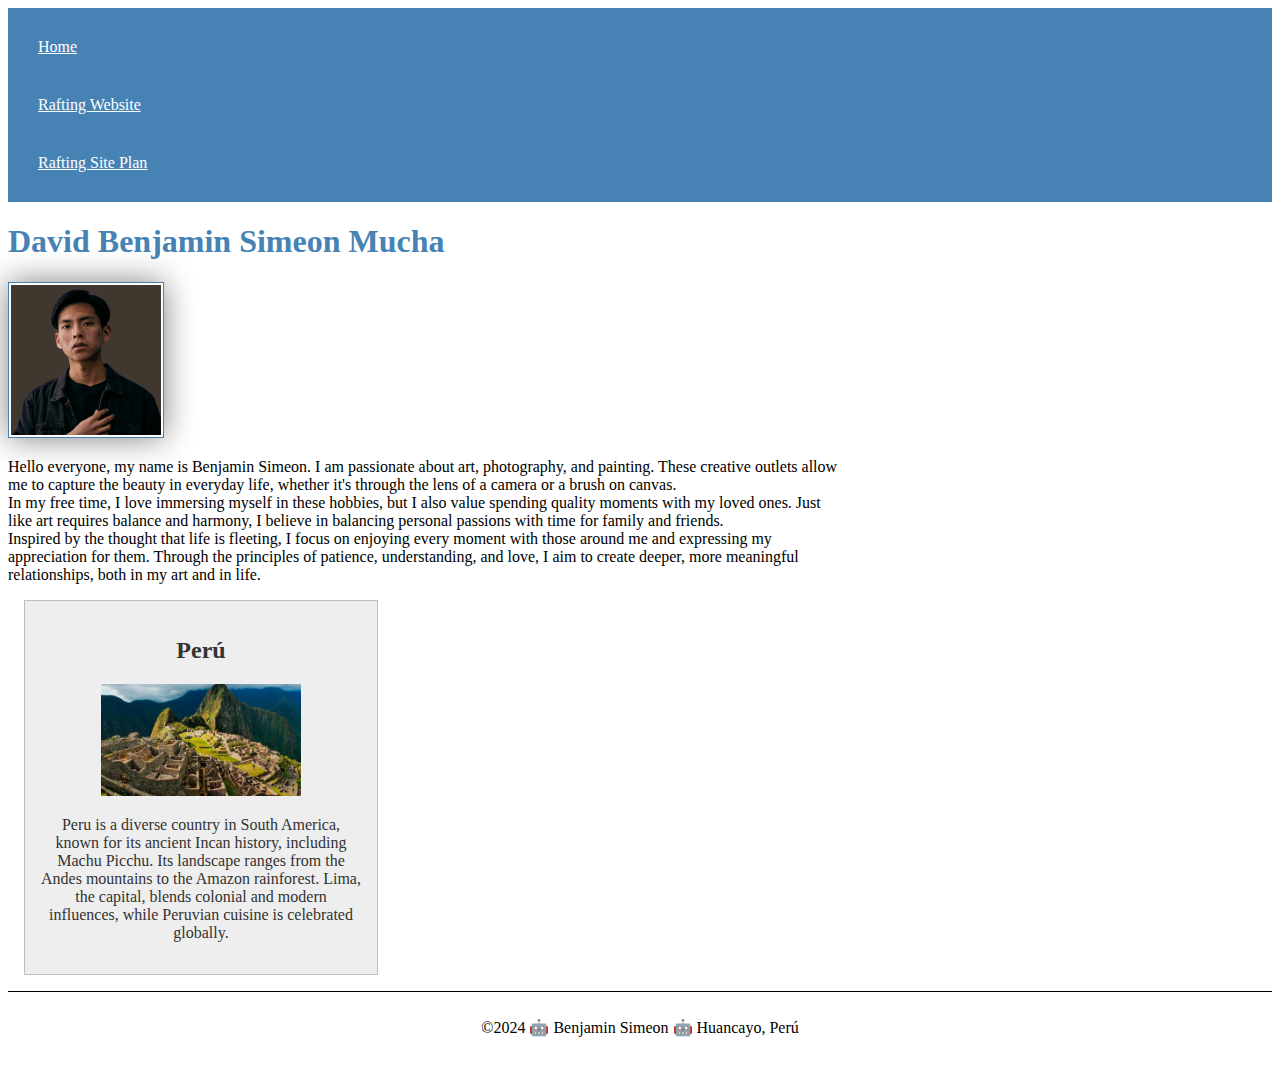
<file: index.html>
<!DOCTYPE html>
<html lang="en-US">
    <head>
        <meta charset="utf-8">
        <meta name="viewport" content="width=device width, initial-scale-1">
        <meta name="description" content="Benjamin Simeon, WDD 130, profile">
        <meta name="author" content="Benjamin Simeon">
        <title>Benjamin Simeon | WDD 130</title>
        <link rel="stylesheet" href="styles/styles.css">
    </head>
    <body>
        <header>
            <nav>
                <a href="#">Home</a>
                <a href="wwr/about-us.html">Rafting Website</a>
                <a href="wwr/site-plan-rafting.html">Rafting Site Plan</a>
            </nav>
        </header>
        <main>
            <h1>David Benjamin Simeon Mucha</h1>
            <img src="images/profile.png" alt="Benjamin Simeon" width="200" >
            <p>Hello everyone, my name is Benjamin Simeon. I am passionate about art, photography, and painting. These creative outlets allow me to capture the beauty in everyday life, whether it's through the lens of a camera or a brush on canvas.<br>
                In my free time, I love immersing myself in these hobbies, but I also value spending quality moments with my loved ones. Just like art requires balance and harmony, I believe in balancing personal passions with time for family and friends.<br>
                Inspired by the thought that life is fleeting, I focus on enjoying every moment with those around me and expressing my appreciation for them. Through the principles of patience, understanding, and love, I aim to create deeper, more meaningful relationships, both in my art and in life.
            </p>

        </main>
        <aside>
            <h2>Perú</h2>
            <img src="images/machu-picchu.webp" alt="Machu Picchu">
            <p> 
                Peru is a diverse country in South America, known for its ancient Incan history, including Machu Picchu. Its landscape ranges from the Andes mountains to the Amazon rainforest. Lima, the capital, blends colonial and modern influences, while Peruvian cuisine is celebrated globally.
            </p>
        </aside>
        <footer>
            
            <p> &copy;2024 🤖 Benjamin Simeon 🤖 Huancayo, Perú</p>
        </footer>
    </body>
</html>
</file>
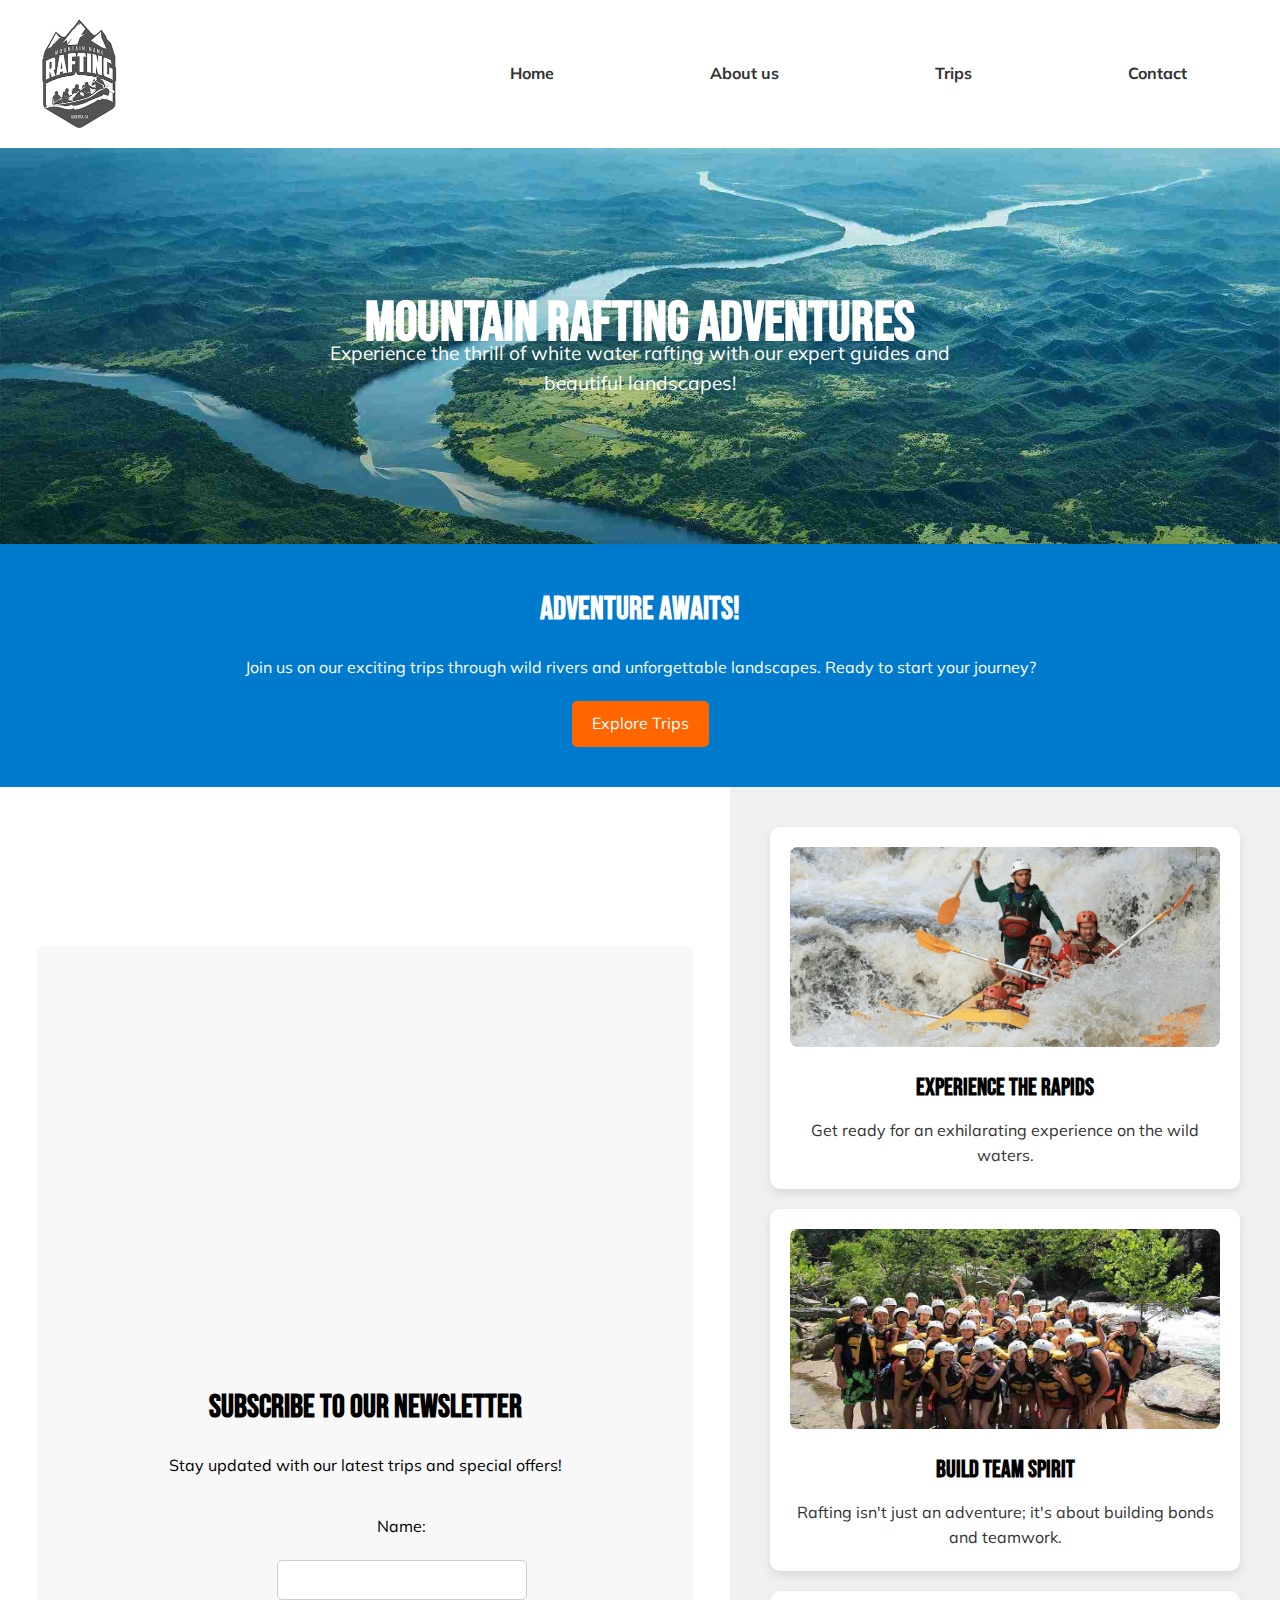
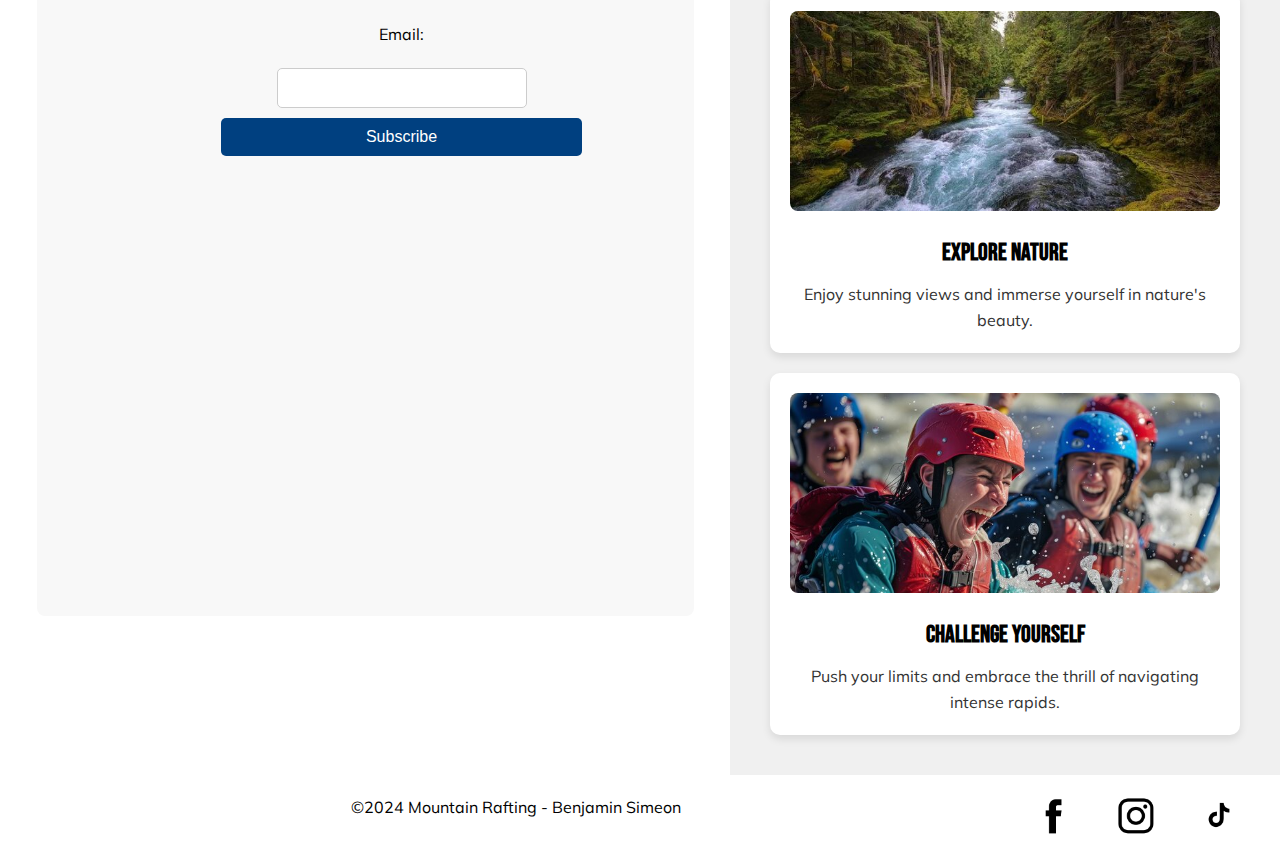
<file: wwr/index.html>
<!DOCTYPE html>
<html lang="en-US">
<head>
    <meta charset="UTF-8">
    <meta name="viewport" content="width=device-width, initial-scale=1.0">
    <meta name="description" content="White Water Rafting Adventures">
    <meta name="author" content="Benjamin Simeon">
    <title>Mountain Rafting - Home</title>
    <link rel="stylesheet" href="styles/rafting.css">
    <!-- Mulish text font -->
    <link rel="preconnect" href="https://fonts.googleapis.com">
    <link rel="preconnect" href="https://fonts.gstatic.com" crossorigin>
    <link href="https://fonts.googleapis.com/css2?family=Mulish:ital,wght@0,200..1000;1,200..1000&display=swap" rel="stylesheet">
    <!-- Bebas Neue - Heading font -->
    <link href="https://fonts.googleapis.com/css2?family=Bebas+Neue&display=swap" rel="stylesheet"> 
</head>
<body>
    <header class="header">
        <img class="img1" src="images/logo3_200.png" alt="logo">
        <nav class="nav">
            <a href="index.html">Home</a>
            <a href="about-us.html">About us</a>
            <a href="trips.html">Trips</a>
            <a href="contact.html">Contact</a>
        </nav>
    </header>
    <main>
        <div class="hero">
            <img src="images/hero-index.jpg" alt="Hero Image" class="img-hero">
            <h1 class="title">Mountain Rafting Adventures</h1>
            <p class="hero-text">Experience the thrill of white water rafting with our expert guides and beautiful landscapes!</p>
        </div>
        
        <section class="cta">
            <h2>Adventure Awaits!</h2>
            <p>Join us on our exciting trips through wild rivers and unforgettable landscapes. Ready to start your journey?</p>
            <a href="trips.html" class="btn">Explore Trips</a>
        </section>
        <section class="newsinfo">
            <section class="newsletter">
                <h2>Subscribe to Our Newsletter</h2>
                <p>Stay updated with our latest trips and special offers!</p>
                <form>
                    <label for="name">Name:</label>
                    <input type="text" id="name" name="name" required>
                    
                    <label for="email">Email:</label>
                    <input type="email" id="email" name="email" required>
                    
                    <button type="submit">Subscribe</button>
                </form>
            </section>
            <section class="info-grid">
                <div class="grid-item">
                    <img src="images/3.webp" alt="Rafting Adventure">
                    <h3>Experience the Rapids</h3>
                    <p>Get ready for an exhilarating experience on the wild waters.</p>
                </div>
                <div class="grid-item">
                    <img src="images/6.jpg" alt="Team Spirit">
                    <h3>Build Team Spirit</h3>
                    <p>Rafting isn't just an adventure; it's about building bonds and teamwork.</p>
                </div>
                <div class="grid-item">
                    <img src="images/7.jpg" alt="Nature Exploration">
                    <h3>Explore Nature</h3>
                    <p>Enjoy stunning views and immerse yourself in nature's beauty.</p>
                </div>
                <div class="grid-item">
                    <img src="images/8.jpg" alt="Nature Exploration">
                    <h3>Challenge Yourself</h3>
                    <p>Push your limits and embrace the thrill of navigating intense rapids.</p>
                </div>
            </section>
        </section>
        
    </main>
    <footer>
        <p>&copy;2024 Mountain Rafting - Benjamin Simeon</p>
        <nav class="sociallinks">
            <a href="https://facebook.com">
                <img src="images/facebook-icon.png" alt="Facebook">
            </a>
            <a href="https://instagram.com">
                <img src="images/instagram-icon.png" alt="Instagram">
            </a>
            <a href="https://tiktok.com">
                <img src="images/tiktok-icon.png" alt="Tiktok">
            </a>
        </nav>
    </footer>
</body>
</html>
</file>
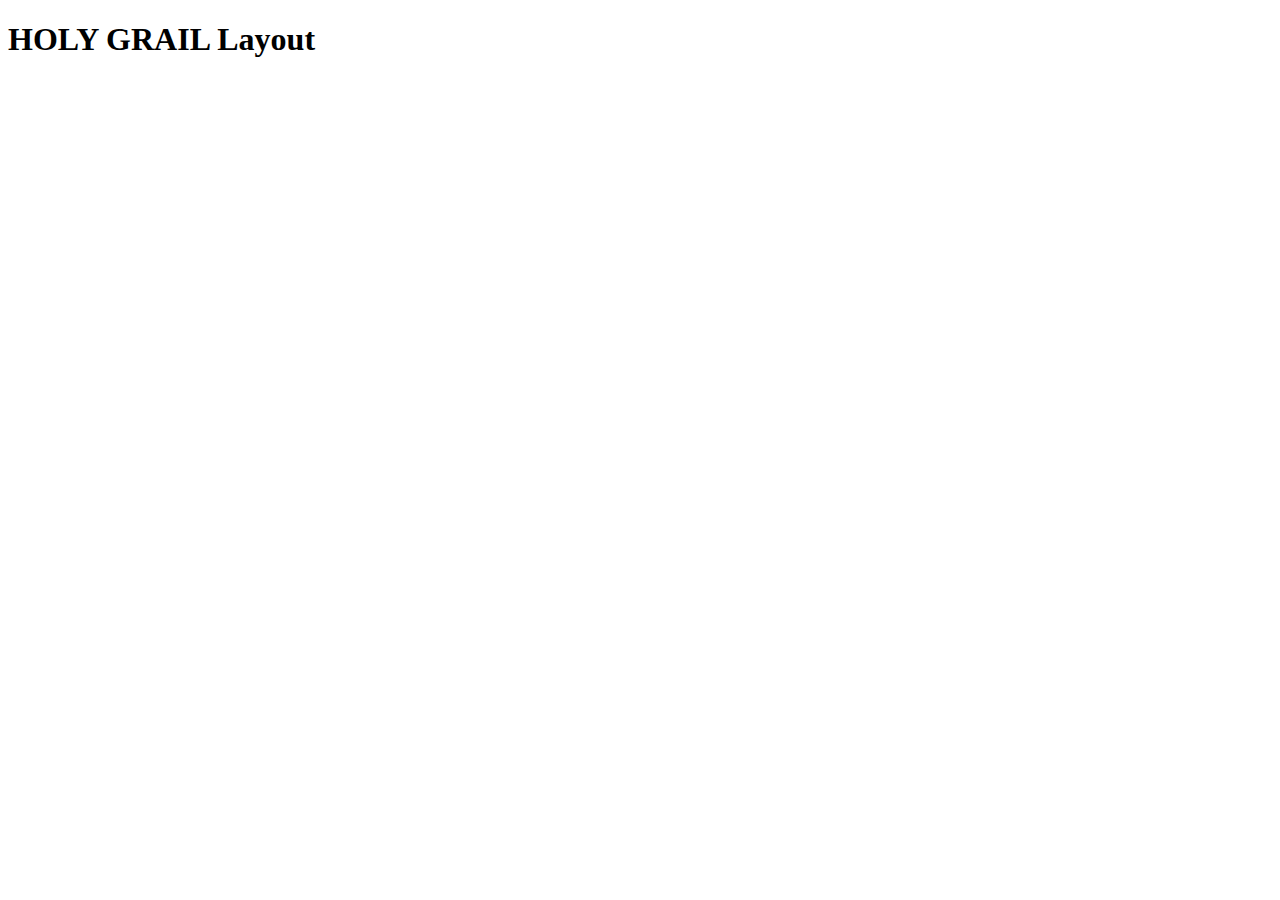
<file: week02/holygrail.html>
<!DOCTYPE html>
<html lang="en-US">
    <head>
        <meta charset="utf-8">
        <meta name="viewport" content="width=device width,initial-scale=1.0">
        <title>Benjamin Simeon | Holy Grail Layout Example</title>
        <meta name="description" content="A common layout on the web called the Holy Grail">
        <meta name="author" content="Benjamin Simeon">
    </head>
    <body>
        <header>
            <h1>HOLY GRAIL Layout</h1>
        </header>
        

    </body>
</html>

<!DOCTYPE html>
<html lang="en">
<head>
    <meta charset="UTF-8">
    <meta name="viewport" content="width=device-width, initial-scale=1.0">
    <title>Document</title>
</head>
<body>
    
</body>
</html>
</file>
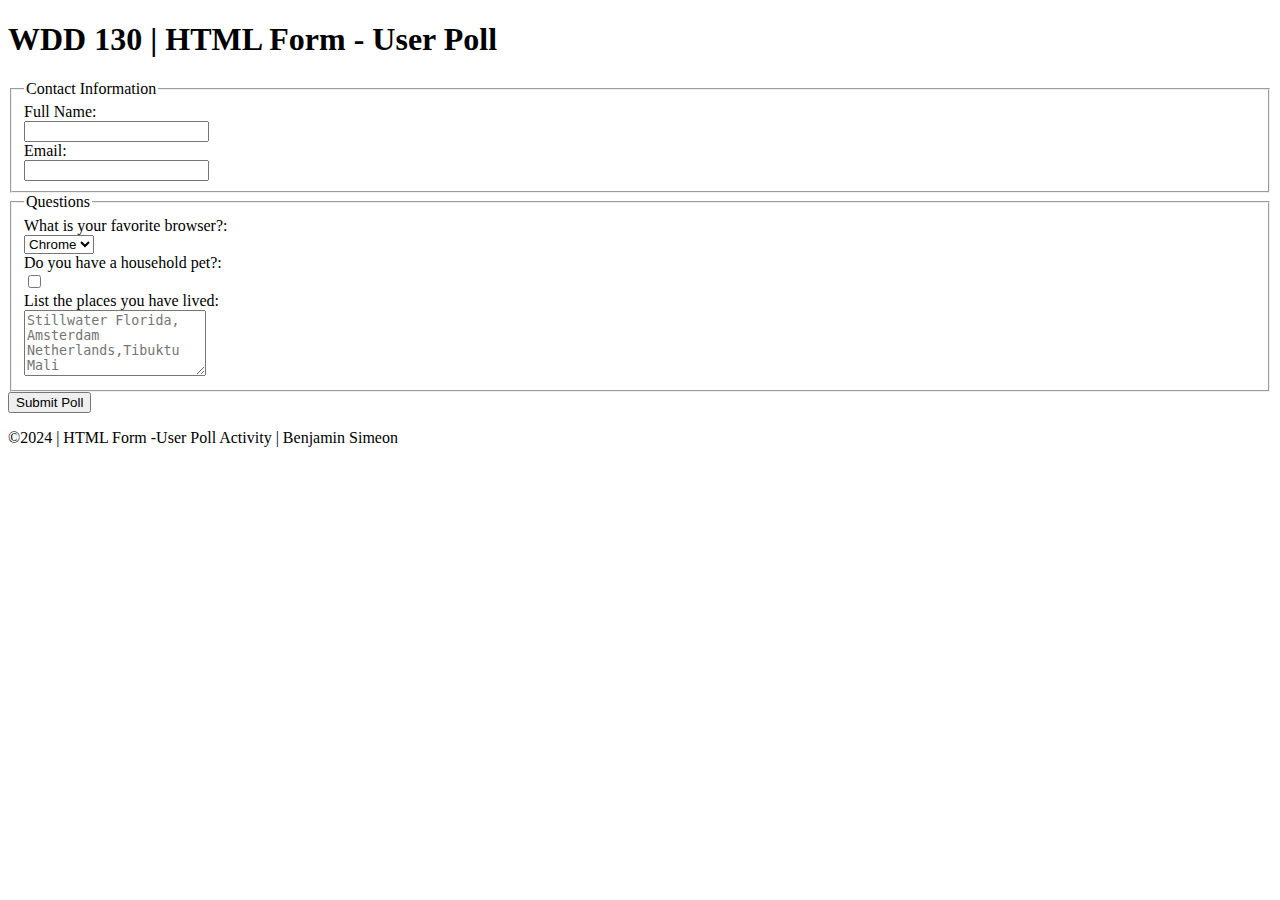
<file: week05/poll-form.html>
<!DOCTYPE html>
<html lang="en-US">
<head>
    <meta charset="UTF-8">
    <meta name="viewport" content="width=device-width, initial-scale=1.0">
    <title>WDD 130 | HTML Form - User Poll</title>
</head>
<body>
    <header>
        <h1>WDD 130 | HTML Form - User Poll</h1>
    </header>
    <main>
        <form>
            <fieldset>
                <legend>Contact Information</legend>
                <label for="fullname">Full Name:</label><br>
                <input type="text" id="fullname" name="fullname"><br>
                <label for="useremail">Email:</label><br>
                <input type="text" id="useremail" name="useremail">
            </fieldset>
            <fieldset>
                <legend>Questions</legend>
                <label for="browser">What is your favorite browser?:</label><br>
                <select id="browser" name="browser"><br>
                    <option value="chrome">Chrome</option>
                    <option value="firefox">Firefox</option>
                    <option value="safari">Safari</option>
                    <option value="edge">Edge</option>
                    <option value="brave">Brave</option>
                    <option value="other">Other</option>
                </select><br>
                <label for="pet">Do you have a household pet?:</label><br>
                <input type="checkbox" id="pet" name="pet"><br>
                <label for="feedback">List the places you have lived:</label><br>
                <textarea id="feedback" name="feedback" rows="4" placeholder="Stillwater Florida, Amsterdam Netherlands,Tibuktu Mali"></textarea><br>
                
            </fieldset>
            <button type="submit">Submit Poll</button>
        </form>
    </main>
    <footer>
        <p>&copy;2024 | HTML Form -User Poll Activity | Benjamin Simeon</p>
    </footer>
    
</body>
</html>
</file>
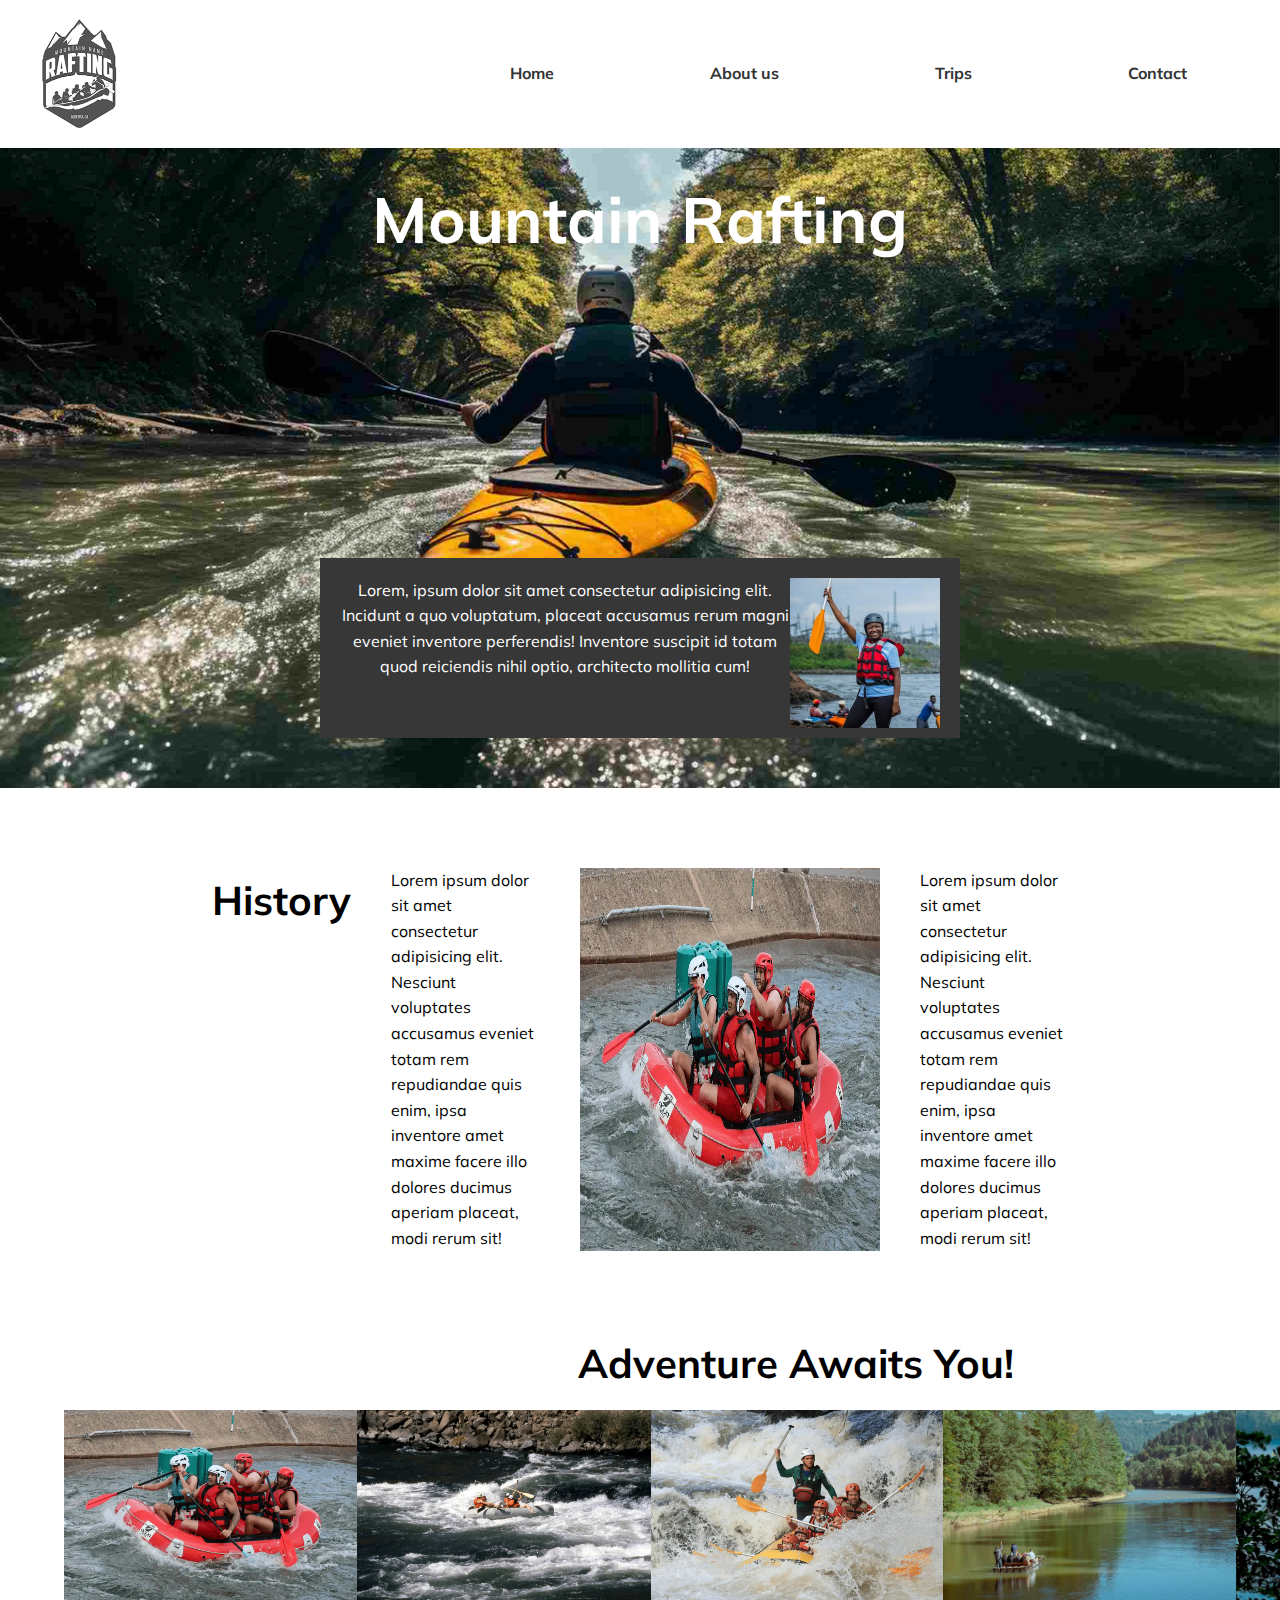
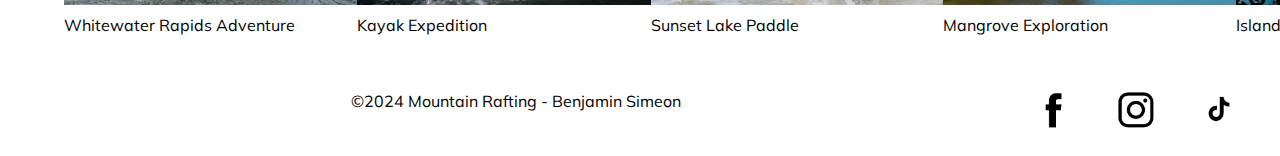
<file: wwr/about-us.html>
<!DOCTYPE html>
<html lang="en-US">
<head>
    <meta charset="UTF-8">
    <meta name="viewport" content="width=device-width, initial-scale=1.0">
    <meta name="description" content="While Water Rafting">
    <meta name="author" content="Benjamin Simeon">
    <title>Document</title>
    <link rel="stylesheet" href="styles/rafting.css">
    <!-- Mulish text-font -->
    <link rel="preconnect" href="https://fonts.googleapis.com">
    <link rel="preconnect" href="https://fonts.gstatic.com" crossorigin>
    <link href="https://fonts.googleapis.com/css2?family=Mulish:ital,wght@0,200..1000;1,200..1000&display=swap" rel="stylesheet">
    <!-- Bebas Neue - Heading-font -->
    <link rel="preconnect" href="https://fonts.googleapis.com">
    <link rel="preconnect" href="https://fonts.gstatic.com" crossorigin>
    <link href="https://fonts.googleapis.com/css2?family=Bebas+Neue&display=swap" rel="stylesheet"> 
</head>
<body>
    <header class="header">
        <img class="img1"  src="images/logo3_200.png" alt="logo">
        <nav class="nav">
            <a href="index.html">Home</a>
            <a href="about-us.html">About us</a>
            <a href="trips.html">Trips</a>
            <a href="contact.html">Contact</a>
        </nav>
    </header>
    <main>
        <div class="hero">
            <img src="images/hero-image.jpeg" alt="Hero Image" class="img2">
            <h1 class="tittle">Mountain Rafting</h1>
            <article class="client">
                <img src="images/happy-client.jpg" alt="Happy Client" >
                <p class="p1"> Lorem, ipsum dolor sit amet consectetur adipisicing elit. Incidunt a
                    quo voluptatum, placeat accusamus rerum magni eveniet inventore perferendis!
                    Inventore suscipit id totam quod reiciendis nihil optio, architecto mollitia cum!</p>
            </article>
        </div>
        <section class="container-h">
            <h2>History</h2>
            <p class="p1">Lorem ipsum dolor sit amet consectetur adipisicing elit. Nesciunt voluptates
                accusamus eveniet totam rem repudiandae quis enim, ipsa inventore amet maxime
                facere illo dolores ducimus aperiam placeat, modi rerum sit!</p>
            <img src="images/1.webp" alt="1">
            <p class="p2">Lorem ipsum dolor sit amet consectetur adipisicing elit. Nesciunt voluptates
                accusamus eveniet totam rem repudiandae quis enim, ipsa inventore amet maxime
                facere illo dolores ducimus aperiam placeat, modi rerum sit!</p>
        </section>
        <section class="adventure">
            <h2>Adventure Awaits You!</h2>
            <figure class="img1">
                <img src="images/1.webp" alt="1">
                <figcaption>Whitewater Rapids Adventure</figcaption>               
            </figure>
            <figure class="img2">
                <img src="images/2.webp" alt="2">
                <figcaption>Kayak Expedition</figcaption>
            </figure>
            <figure class="img3">
                <img src="images/3.webp" alt="3">
                <figcaption>Sunset Lake Paddle</figcaption>
            </figure>
            <figure class="img4">
                <img src="images/4.jpg" alt="4">
                <figcaption>Mangrove Exploration</figcaption>
            </figure>
            <figure class="img5">
                <img src="images/5.jpg" alt="5">
                <figcaption>Island Tour</figcaption>
            </figure>    
        </section>    
    </main>

    <footer>
        <p>&copy;2024 Mountain Rafting - Benjamin Simeon</p>
        <nav class="sociallinks">
            <a href="https://facebook.com">
                <img src="images/facebook-icon.png" alt="Facebook">
            </a>
            <a href="https://instagram.com">
                <img src="images/instagram-icon.png" alt="Instagram">
            </a>
            <a href="https://tiktok.com">
                <img src="images/tiktok-icon.png" alt="Tiktok">
            </a>
        </nav>
    </footer>
    
</body>
</html>
</file>
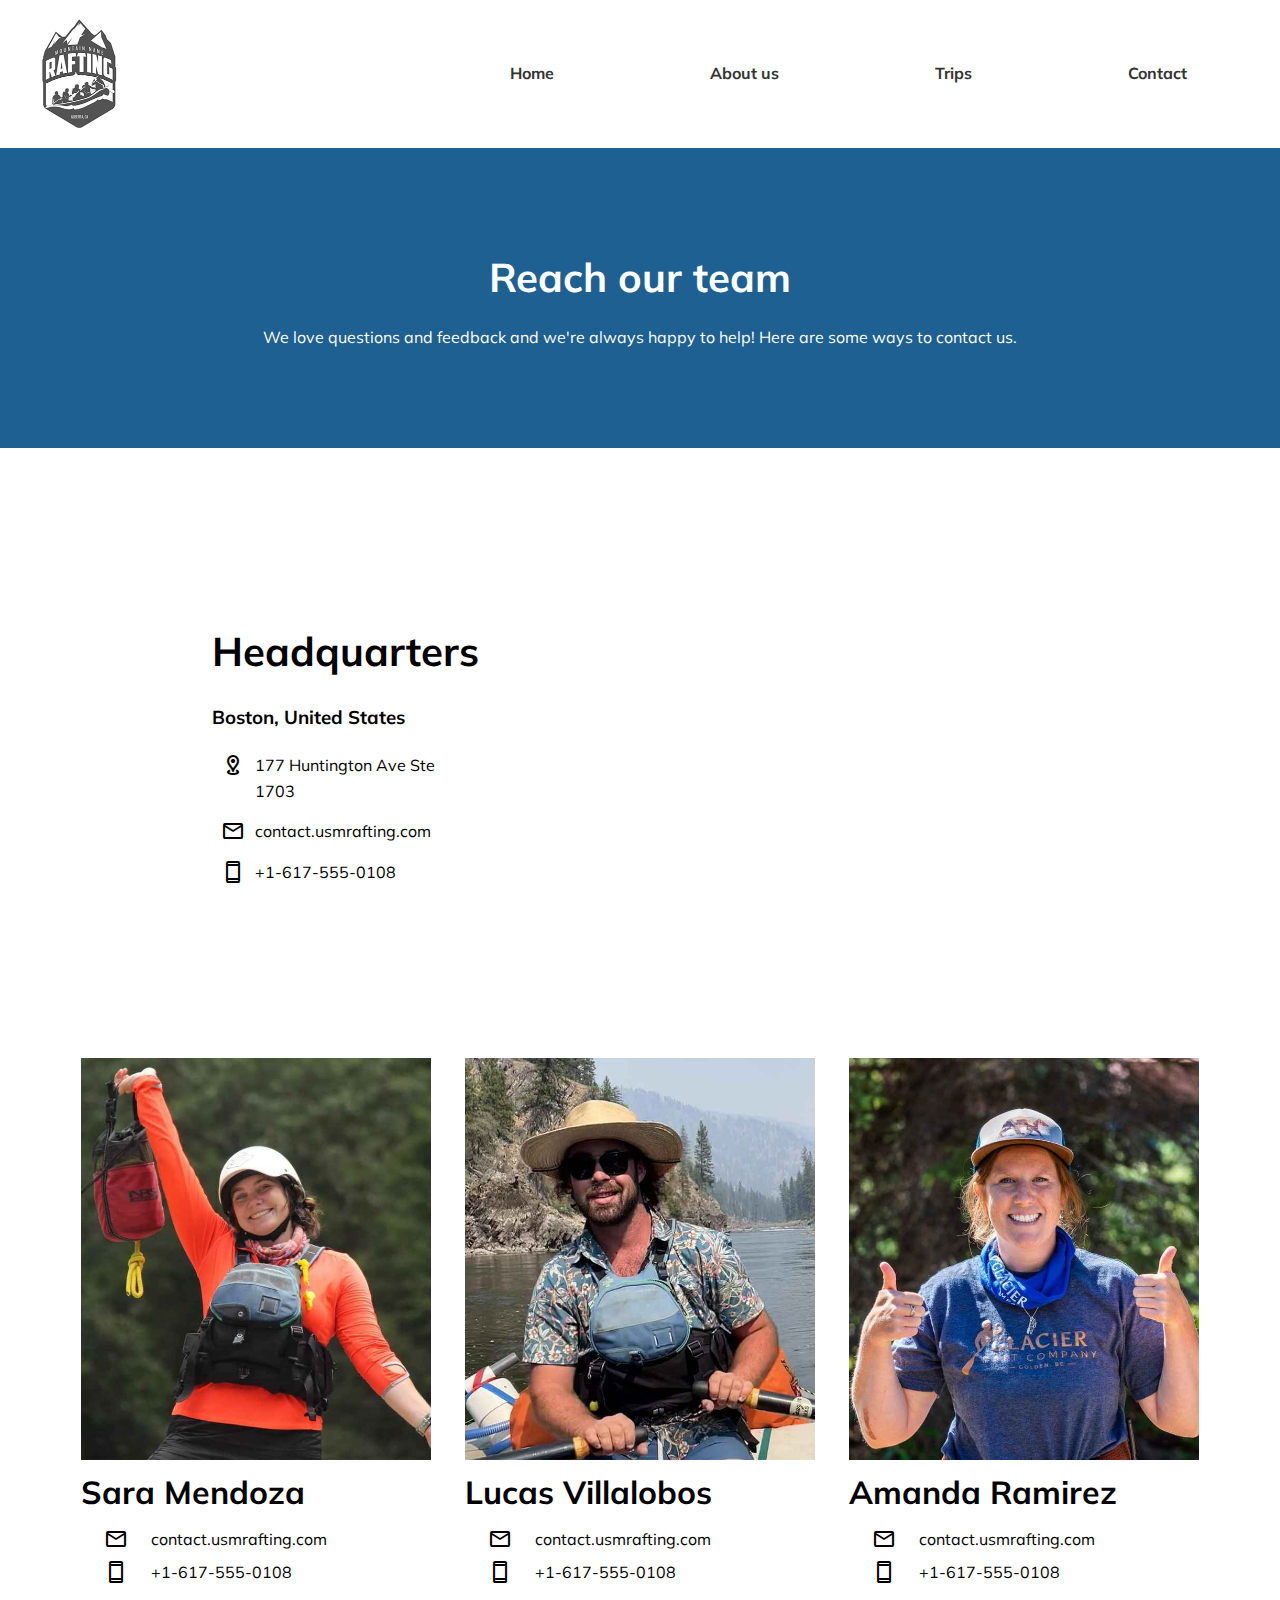
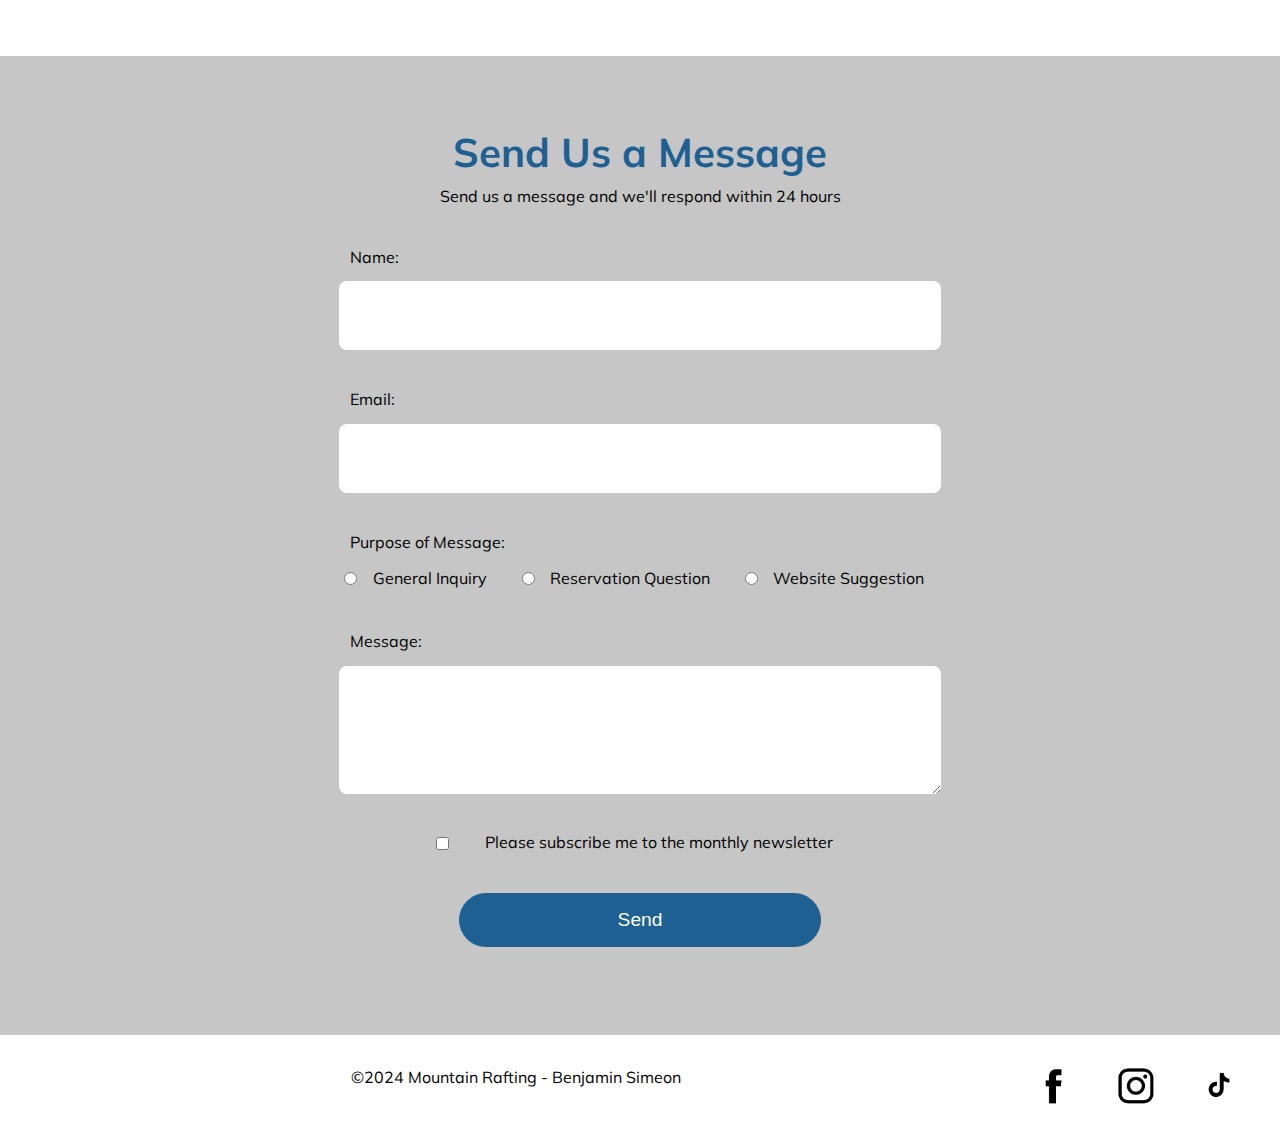
<file: wwr/contact.html>
<!DOCTYPE html>
<html lang="en-US">
<head>
    <meta charset="UTF-8">
    <meta name="viewport" content="width=device-width, initial-scale=1.0">
    <meta name="description" content="Mountain Rafting | Contact">
    <meta name="author" content="Benjamin Simeon">
    <title>Mountain Rafting | Contact</title>
    <link rel="stylesheet" href="styles/rafting.css">
    <!-- Icons -->
    <link href="https://fonts.googleapis.com/icon?family=Material+Icons" rel="stylesheet">
    <link rel="stylesheet" href="https://fonts.googleapis.com/css2?family=Material+Symbols+Outlined:opsz,wght,FILL,GRAD@20..48,100..700,0..1,-50..200&icon_names=distance,mail,smartphone" />
    
    <style>
        .material-symbols-outlined {
          font-variation-settings:
          'FILL' 0,
          'wght' 400,
          'GRAD' 0,
          'opsz' 24
        }
    </style>
    <!-- Mulish text-font -->
    <link rel="preconnect" href="https://fonts.googleapis.com">
    <link rel="preconnect" href="https://fonts.gstatic.com" crossorigin>
    <link href="https://fonts.googleapis.com/css2?family=Mulish:ital,wght@0,200..1000;1,200..1000&display=swap" rel="stylesheet">
    <!-- Bebas Neue - Heading-font -->
    <link rel="preconnect" href="https://fonts.googleapis.com">
    <link rel="preconnect" href="https://fonts.gstatic.com" crossorigin>
    <link href="https://fonts.googleapis.com/css2?family=Bebas+Neue&display=swap" rel="stylesheet"> 
</head>
<body>
    <header class="header">
        <img class="img1"  src="images/logo3_200.png" alt="logo">
        <nav class="nav">
            <a href="index.html">Home</a>
            <a href="about-us.html">About us</a>
            <a href="trips.html">Trips</a>
            <a href="contact.html">Contact</a>
        </nav>
    </header>
    <main>
        <div class="container-c">
            <h1>Reach our team</h1>
            <p> We love questions and feedback and we're always happy to help! Here are some ways to contact us.</p>
        </div>
        <section class="container-h">
            
            <article>
                <h2>Headquarters</h2>
                <h3>Boston, United States</h3>
                <div class="a">
                    <span class="material-symbols-outlined">distance</span>
                    <p>177 Huntington Ave Ste 1703</p>
                
                    <span class="material-symbols-outlined">mail</span>
                    <p>contact.usmrafting.com</p>
                
                    <span class="material-symbols-outlined">smartphone</span>
                    <p>+1-617-555-0108</p>
                </div>
                
            </article>
            <iframe 
                src="https://www.google.com/maps/embed?pb=!1m18!1m12!1m3!1d3151.8354345093746!2d144.9537363153168!3d-37.81627927975132!2m3!1f0!2f0!3f0!3m2!1i1024!2i768!4f13.1!3m3!1m2!1s0x6ad65d43b1234567%3A0x123456789abcdef!2sEjemplo+de+Ubicaci%C3%B3n!5e0!3m2!1ses!2sco!4v1616783228667!5m2!1ses!2sco" 
                width="600" 
                height="450" 
                style="border:0;" 
                allowfullscreen="" 
                loading="lazy">
            </iframe>           
        </section>
        <div class="employee">
            <section class="employe 1">
                <img src="images/sara.jpg" alt="Sara">
                <article>
                    <h3>Sara Mendoza</h3>
                    <span class="material-symbols-outlined">
                        mail
                        </span>
                    <p>contact.usmrafting.com</p>
                    <span class="material-symbols-outlined">
                        smartphone
                        </span>
                    <p>+1-617-555-0108</p>
                </article>              
            </section>
            <section class="employe 2">
                <img src="images/lucas.jpg" alt="Lucas">
                <article>
                    <h3>Lucas Villalobos</h3>
                    <span class="material-symbols-outlined">
                        mail
                        </span>
                    <p>contact.usmrafting.com</p>
                    <span class="material-symbols-outlined">
                        smartphone
                        </span>
                    <p>+1-617-555-0108</p>
                </article>  
            </section>
            <section class="employe 3">
                <img src="images/amanda.jpg" alt="Amanda">
                <article>
                    <h3>Amanda Ramirez</h3>
                    <span class="material-symbols-outlined">
                        mail
                        </span>
                    <p>contact.usmrafting.com</p>
                    <span class="material-symbols-outlined">
                        smartphone
                        </span>
                    <p>+1-617-555-0108</p>
                </article>  
            </section> 
        </div>    
        <div class="form">
            <h2>Send Us a Message</h2>
            <p>Send us a message and we'll respond within 24 hours</p>
            <form> 
                <!--User´s name-->    
                <label for="name">Name:</label>
                <input type="text" id="name" name="name"><br>
                <!--User´s email-->   
                <label for="email">Email:</label>
                <input type="text" id="email" name="email"><br>
                <!--Purpose of Message-->
                <label>Purpose of Message:</label>
                <div class="container-form">
                    <div>
                        <input type="radio" id="general-inquiry" name="purpose" value="General Inquiry">
                        <label for="general-inquiry">General Inquiry</label>
                    </div>
                    <div>
                        <input type="radio" id="reservation-question" name="purpose" value="Reservation Question">
                        <label for="reservation-question">Reservation Question</label>
                    </div>
                    <div>
                        <input type="radio" id="website-suggestion" name="purpose" value="Website Suggestion">
                        <label for="website-suggestion">Website Suggestion</label><br>
                    </div>
                </div><br>
                <!--User´s message-->   
                <label for="message">Message:</label>
                <textarea id="message" name="message" rows="4" cols="50"></textarea><br>
                <!--Subscription--> 
                <div class="container-form">  
                    <input type="checkbox" id="subscribe" name="subscribe">
                    <label for="subscribe">Please subscribe me to the monthly newsletter</label>
                </div><br>
                <!--Submit button-->   
                <button type="submit">Send</button>
            </form>
        </div>
    </main>

    <footer>
        <p>&copy;2024 Mountain Rafting - Benjamin Simeon</p>
        <nav class="sociallinks">
            <a href="https://facebook.com">
                <img src="images/facebook-icon.png" alt="Facebook">
            </a>
            <a href="https://instagram.com">
                <img src="images/instagram-icon.png" alt="Instagram">
            </a>
            <a href="https://tiktok.com">
                <img src="images/tiktok-icon.png" alt="Tiktok">
            </a>
        </nav>
    </footer>
    
</body>
</html>
</file>
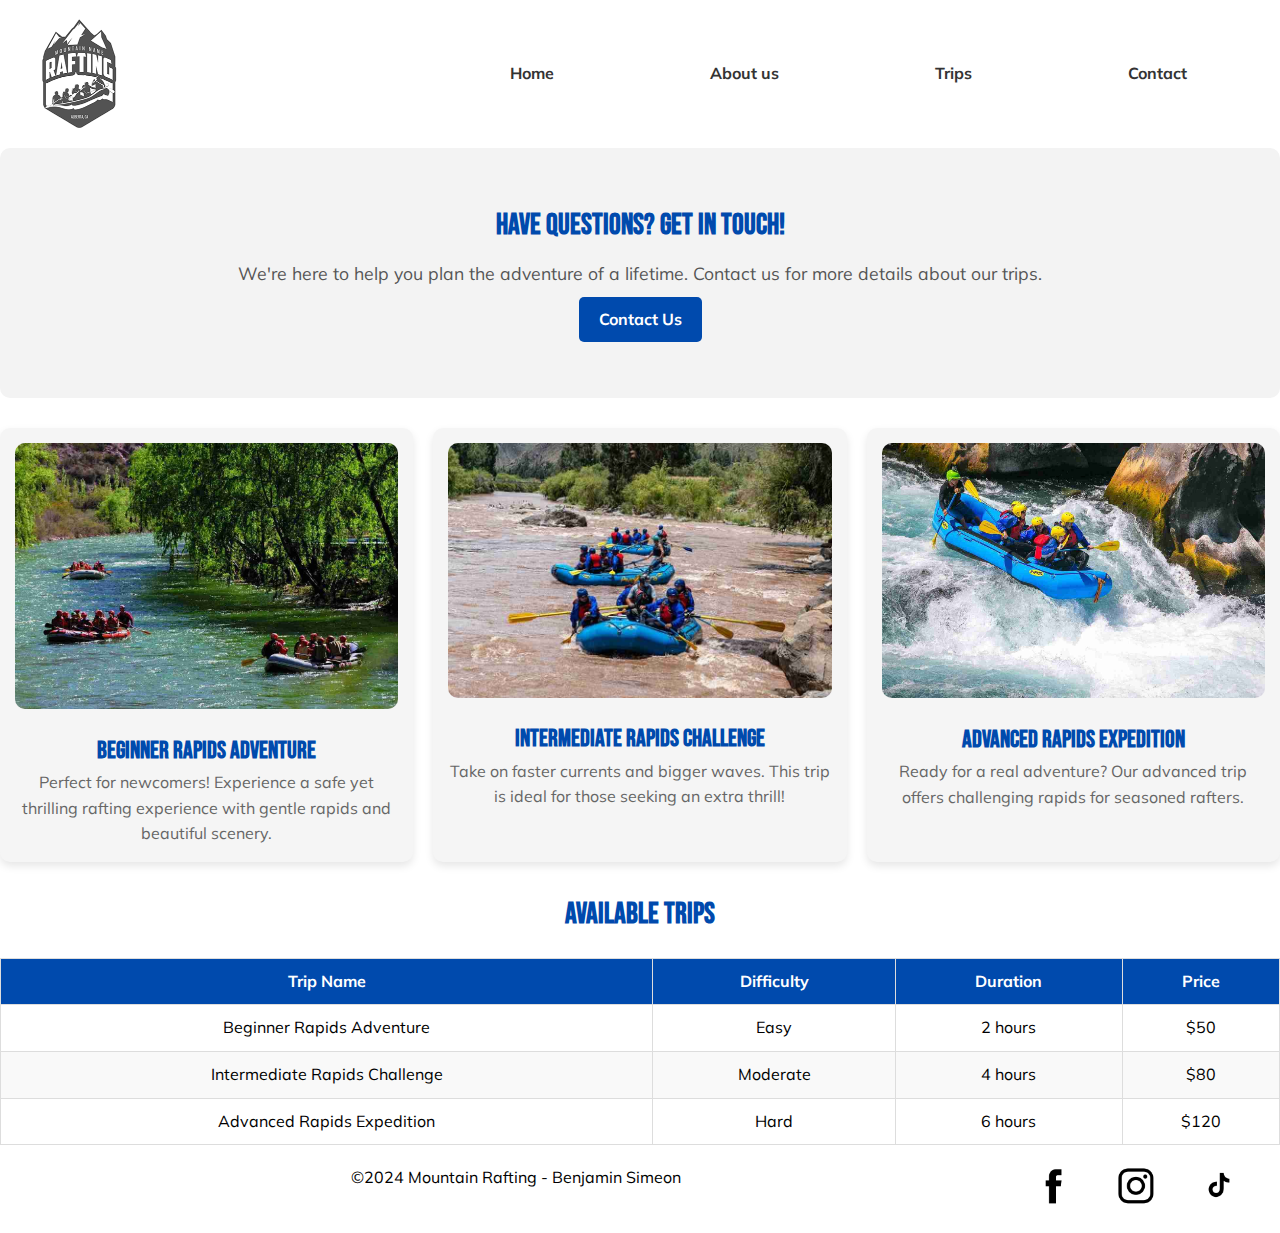
<file: wwr/trips.html>
<!DOCTYPE html>
<html lang="en-US">
<head>
    <meta charset="UTF-8">
    <meta name="viewport" content="width=device-width, initial-scale=1.0">
    <meta name="description" content="White Water Rafting Adventures">
    <meta name="author" content="Benjamin Simeon">
    <title>Mountain Rafting - Home</title>
    <link rel="stylesheet" href="styles/rafting.css">
    <!-- Mulish text font -->
    <link rel="preconnect" href="https://fonts.googleapis.com">
    <link rel="preconnect" href="https://fonts.gstatic.com" crossorigin>
    <link href="https://fonts.googleapis.com/css2?family=Mulish:ital,wght@0,200..1000;1,200..1000&display=swap" rel="stylesheet">
    <!-- Bebas Neue - Heading font -->
    <link href="https://fonts.googleapis.com/css2?family=Bebas+Neue&display=swap" rel="stylesheet"> 
</head>
<body>
    <header class="header">
        <img class="img1" src="images/logo3_200.png" alt="logo">
        <nav class="nav">
            <a href="index.html">Home</a>
            <a href="about-us.html">About us</a>
            <a href="trips.html">Trips</a>
            <a href="contact.html">Contact</a>
        </nav>
    </header>
    <main>
        <section class="cta-contact">
            <h2>Have Questions? Get in Touch!</h2>
            <p>We're here to help you plan the adventure of a lifetime. Contact us for more details about our trips.</p>
            <a href="contact.html" class="btn-contact">Contact Us</a>
        </section>
        
        <section class="trip-details">
            <div class="trip">
                <img src="images/trip1.jpg" alt="Beginner Rapids" class="trip-image">
                <h3>Beginner Rapids Adventure</h3>
                <p>Perfect for newcomers! Experience a safe yet thrilling rafting experience with gentle rapids and beautiful scenery.</p>
            </div>
            <div class="trip">
                <img src="images/trip2.jpg" alt="Intermediate Rapids" class="trip-image">
                <h3>Intermediate Rapids Challenge</h3>
                <p>Take on faster currents and bigger waves. This trip is ideal for those seeking an extra thrill!</p>
            </div>
            <div class="trip">
                <img src="images/trip3.jpg" alt="Advanced Rapids" class="trip-image">
                <h3>Advanced Rapids Expedition</h3>
                <p>Ready for a real adventure? Our advanced trip offers challenging rapids for seasoned rafters.</p>
            </div>
        </section>

        <section class="trip-table">
            <h2>Available Trips</h2>
            <table>
                <thead>
                    <tr>
                        <th>Trip Name</th>
                        <th>Difficulty</th>
                        <th>Duration</th>
                        <th>Price</th>
                    </tr>
                </thead>
                <tbody>
                    <tr>
                        <td>Beginner Rapids Adventure</td>
                        <td>Easy</td>
                        <td>2 hours</td>
                        <td>$50</td>
                    </tr>
                    <tr>
                        <td>Intermediate Rapids Challenge</td>
                        <td>Moderate</td>
                        <td>4 hours</td>
                        <td>$80</td>
                    </tr>
                    <tr>
                        <td>Advanced Rapids Expedition</td>
                        <td>Hard</td>
                        <td>6 hours</td>
                        <td>$120</td>
                    </tr>
                </tbody>
            </table>
        </section>
        
    </main>
    <footer>
        <p>&copy;2024 Mountain Rafting - Benjamin Simeon</p>
        <nav class="sociallinks">
            <a href="https://facebook.com">
                <img src="images/facebook-icon.png" alt="Facebook">
            </a>
            <a href="https://instagram.com">
                <img src="images/instagram-icon.png" alt="Instagram">
            </a>
            <a href="https://tiktok.com">
                <img src="images/tiktok-icon.png" alt="Tiktok">
            </a>
        </nav>
    </footer>
</body>
</html>
</file>
<file: styles/styles.css>
main{
    max-width: 840px;
    float: left;
}

nav {
    background-color: steelblue;
    padding : 10px;
}
nav a {
    color: white;
    display: block;
    padding: 20px;
}
h1 {
    color:steelblue;
}
main img {
    width: 150px;
    height: auto;
    border: 1px solid steelblue;
    padding: 2px;
    box-shadow: 0 0 30px gray;
}
p {
    padding: 0;
}

aside {
    width: 20em;
    margin: 1em;
    border: 1px solid rgba(0, 0, 0, 0.2);
    padding: 1em;
    background-color: #eee;
    color: #333;
    text-align: center;
    clear:both;
    
}
aside img {
    width: 200px;
    height: auto;
}
footer {
    margin-top: 1em;
    border-top: 1px solid #000;
    clear:both;
    text-align: center;
    padding: 10px;
    
}
</file>
<file: wwr/styles/rafting.css>
:root {
    --primary-color: #1E6091;
    --white: #fff;
    --secondary-color: #99D98C;
    --accent1-color: #B5E48C;
    --accent2-color: #D9ED92;
}
    /*BASIC STYLING */
 * {
    margin:0;
    padding:0;
    box-sizing: border-box;
    
 }



body {
    font-family: 'Mulish', sans-serif;
    line-height: 1.6;
 }

main{
    width:100%;
}
    
.header {
    display: grid;
    grid-template-columns: 1fr 2fr;
    align-items: center;
    background-color: #ffffff;
    padding: 15px;
 }
    
.header img {
    max-width: 100px;
    margin-left: 1em;
}
    
.nav {
    display: flex;
    justify-content: space-around;
    list-style: none;
}
   
.nav a {
    text-decoration: none;
    color: #333;
    padding: 10px;
    font-weight: bold;
}

.hero {
    width:100%;
    position: relative;
    display:flex;
    justify-content: center;
}
.hero img{
    width:100%;
    
}

.tittle {
    position:absolute;
    text-align: center;
    font-size: 4rem;
    color: #ffffff;
    top:20px;
}
.client{
    position:absolute;
    padding:20px;
    width:50%;
    height:180px;
    bottom: 50px;
    background-color: rgb(55, 55, 55);
}
.client img{
    width:150px;
    float:right;
}
    
.container-h{
    width:70%;
    height:400px;
    margin: 0 auto;
    padding:20px;
    height:auto;
    display:grid;
    grid-template-columns: 2fr 1fr 2fr;
    column-gap: 40px;
    row-gap: 10px;
}
.container-h h2{
    grid-column:1/4;
    text-align: center;
    font-size: 2.5rem;
}
.container-h img{
    width:300px;
}
.container-h p{
    display:flex;
    align-items: center;
}

.adventure{
    width:90%;
    margin:0 auto;
    margin-top: 30px;
    margin-bottom: 30px;
    display:grid;
    grid-template-columns: 1fr 1fr 1fr 1fr 1fr;
    row-gap: 15px;
}
.adventure h2{
    grid-column: 1/6;
    text-align: center;
    font-size: 2.5rem;
}
.adventure img{
    height:195px;
}

footer{
    display: grid;
    grid-template-columns: 4fr 1fr;
    padding:20px;
}
footer p{
    justify-self: center;
}
.sociallinks{
    display:flex;
    justify-content: space-around;

}
.sociallinks img{
    width:40px;
}

/* Contact */
.container-c{
    width:100%;
    height:300px;
    position: relative;
    background-color: var(--primary-color);
    color: var(--white);
    
    display:flex;
    align-items: center;
    justify-content: center;
    flex-direction: column;
    gap:1rem;
}
.container-c h1{
    font-size: 2.5rem;
}

.container-h{
    margin:60px auto 60px;
    display:flex;
    justify-content: center;
}
.container-h article{
    width:30%;
    display:flex;
    justify-content: center;
    flex-direction: column;
    row-gap: 20px;
}
.a{
    display:grid;
    grid-template-columns: 1fr 5fr; 
    row-gap: 15px;
}
.a span{
    display:flex;
    justify-content: center;
}

.employee{
    margin: 50px auto 60px;
    width:90%;
    display:grid;
    grid-template-columns: 1fr 1fr 1fr;
    justify-items:center;

}
.employee img{
    width:350px;
    height:auto;
}
.employe article{
    display:grid;
    grid-template-columns: 1fr 4fr;
    row-gap:0.5rem;
}
.employe h3{
    font-size:2rem;
    grid-column:1/3;
}
.employee span{
    justify-self:center;
}
.form{
    display:flex;
    flex-direction: column;
    justify-content: center;
    align-items:center;
    background-color: #c6c6c6;
    margin:70px auto 10px;
    padding:4rem 2rem 4rem;
}
.form h2{
    font-size: 2.5rem;
    color: var(--primary-color)
}
form{
    width: 650px;
    margin: 0 auto;
    padding: 1.5rem;
    display:grid;
    
}
label{
    padding: 0.7rem;
}
input, textarea{
    padding: 1.5rem;
    font-size: 1.1rem;
    border-radius:0.5rem;
    border:none;
}
button{
    margin:1rem;
    background-color: var(--primary-color);
    color:#fff;
    border:none;
    border-radius:5rem;
    padding:1rem;
    font-size: 1.2rem;
    width:60%;
    margin:0 auto;
}
button:hover {
    background-color: darkgreen;
}
.container-form{
    display:flex;
    justify-content: center;
    column-gap: 1.5rem;
    align-items: center;

}

.hero {
    position: relative;
    text-align: center;
    color: white;
}

.img-hero {
    width: 100%;
    height: auto;
    max-height: 500px;
    object-fit: cover;
}

.hero .title {
    position: absolute;
    top: 40%;
    left: 50%;
    transform: translate(-50%, -30%);
    font-family: 'Bebas Neue', sans-serif;
    font-size: 3.5rem;
}

.hero .hero-text {
    position: absolute;
    top: 55%;
    left: 50%;
    transform: translate(-50%, -45%);
    font-size: 1.2rem;
    max-width: 80%;
}

.cta {
    text-align: center;
    padding: 40px;
    background-color: #007acc;
    color: white;
}

.cta h2 {
    font-size: 2rem;
    font-family: 'Bebas Neue', sans-serif;
}

.cta p {
    margin: 20px 0;
}

.cta .btn {
    display: inline-block;
    background-color: #ff6600;
    color: white;
    padding: 10px 20px;
    font-size: 1rem;
    text-decoration: none;
    border-radius: 5px;
    transition: background 0.3s ease;
}

.cta .btn:hover {
    background-color: #e65500;
}

.newsinfo{
    display:grid;
    grid-template-columns: 1fr 1fr;
    align-items: center;
}
.newsletter {
    display:flex;
    flex-direction: column;
    text-align: center;
    justify-content: center;
    height:80%;
    padding: 40px;
    margin: auto 5%;
    border-radius:8px;
    background-color: #f8f8f8;
}

.newsletter h2 {
    font-size: 2rem;
    font-family: 'Bebas Neue', sans-serif;
    margin-bottom: 20px;
}

.newsletter form {
    display: flex;
    flex-direction: column;
    align-items: center;   
    gap: 10px;
}

.newsletter input[type="text"],
.newsletter input[type="email"] {
    padding: 10px;
    width: 250px;
    font-size: 1rem;
    border: 1px solid #ccc;
    border-radius: 5px;
}

.newsletter button {
    padding: 10px 20px;
    font-size: 1rem;
    background-color: #004080;
    color: white;
    border: none;
    border-radius: 5px;
    cursor: pointer;
}

.newsletter button:hover {
    
    background-color: #003060;
}

.info-grid {
    display: grid;
    grid-template-columns: repeat(auto-fit, minmax(250px, 1fr));
    gap: 20px;
    padding: 40px;
    background-color: #f0f0f0;
}

.info-grid .grid-item {
    text-align: center;
    padding: 20px;
    background-color: white;
    border-radius: 10px;
    box-shadow: 0px 4px 8px rgba(0, 0, 0, 0.1);
}

.info-grid img {
    width: 100%;
    height: auto;
    border-radius: 8px;
    max-height: 200px;
    object-fit: cover;
}

.info-grid h3 {
    margin-top: 15px;
    font-family: 'Bebas Neue', sans-serif;
    font-size: 1.5rem;
}

.info-grid p {
    margin-top: 10px;
    font-size: 1rem;
    color: #333;
}

/* Estilo para la sección de llamada a la acción (cta-contact) */
.cta-contact {
    background-color: #f3f3f3;
    width:100%;
    height:250px;
    display:flex;
    flex-direction: column;
    align-items: center;
    justify-content: center;
    padding: 20px;
    gap:10px;
    margin-bottom: 30px;
    border-radius: 10px;
}

.cta-contact h2 {
    font-family: 'Bebas Neue', sans-serif;
    color: #004aad;
    font-size: 1.8em;
}

.cta-contact p {
    font-size: 1.1em;
    color: #555;
}

.cta-contact .btn-contact {
    background-color: #004aad;
    color: white;
    padding: 10px 20px;
    text-decoration: none;
    font-weight: bold;
    border-radius: 5px;
    transition: background-color 0.3s;
}

.cta-contact .btn-contact:hover {
    background-color: #003580;
}

/* Estilos para la sección de detalles de viaje (trip-details) */
.trip-details {
    display: flex;
    gap: 20px;
    flex-wrap: wrap;
    justify-content: space-between;
    margin-bottom: 30px;
}

.trip {
    flex: 1 1 30%;
    text-align: center;
    background-color: #f5f5f5;
    padding: 15px;
    border-radius: 10px;
    box-shadow: 0 4px 8px rgba(0, 0, 0, 0.1);
}

.trip-image {
    width: 100%;
    height: auto;
    border-radius: 10px;
    margin-bottom: 15px;
}

.trip h3 {
    font-family: 'Bebas Neue', sans-serif;
    color: #004aad;
    font-size: 1.5em;
}

.trip p {
    font-size: 1em;
    color: #666;
}


.trip-table {
    width: 100%;
    margin-top: 20px;
}

.trip-table h2 {
    font-family: 'Bebas Neue', sans-serif;
    color: #004aad;
    font-size: 1.8em;
    text-align: center;
    margin-bottom: 20px;
}

.trip-table table {
    width: 100%;
    border-collapse: collapse;
}

.trip-table th, .trip-table td {
    padding: 10px;
    border: 1px solid #ddd;
    text-align: center;
    font-size: 1em;
}

.trip-table th {
    background-color: #004aad;
    color: white;
    font-weight: bold;
}

.trip-table tr:nth-child(even) {
    background-color: #f9f9f9;
}
</file>
